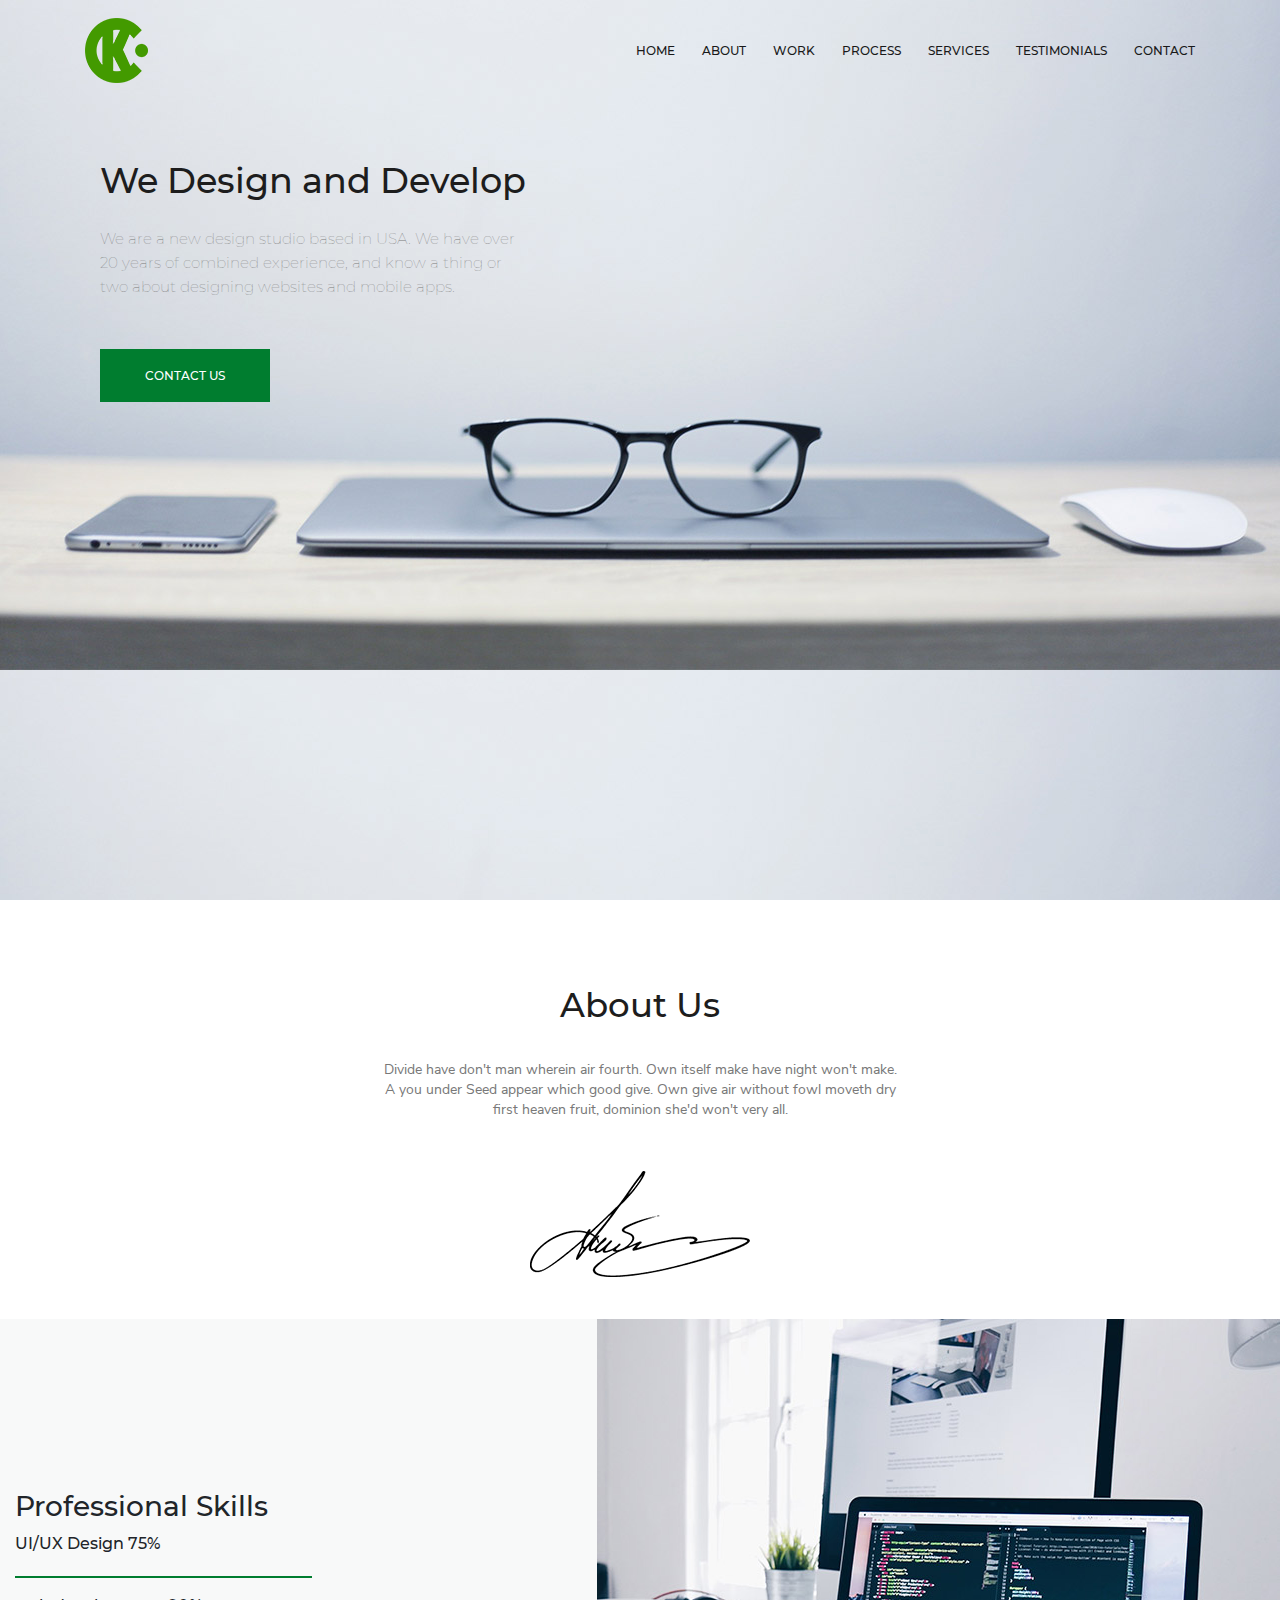
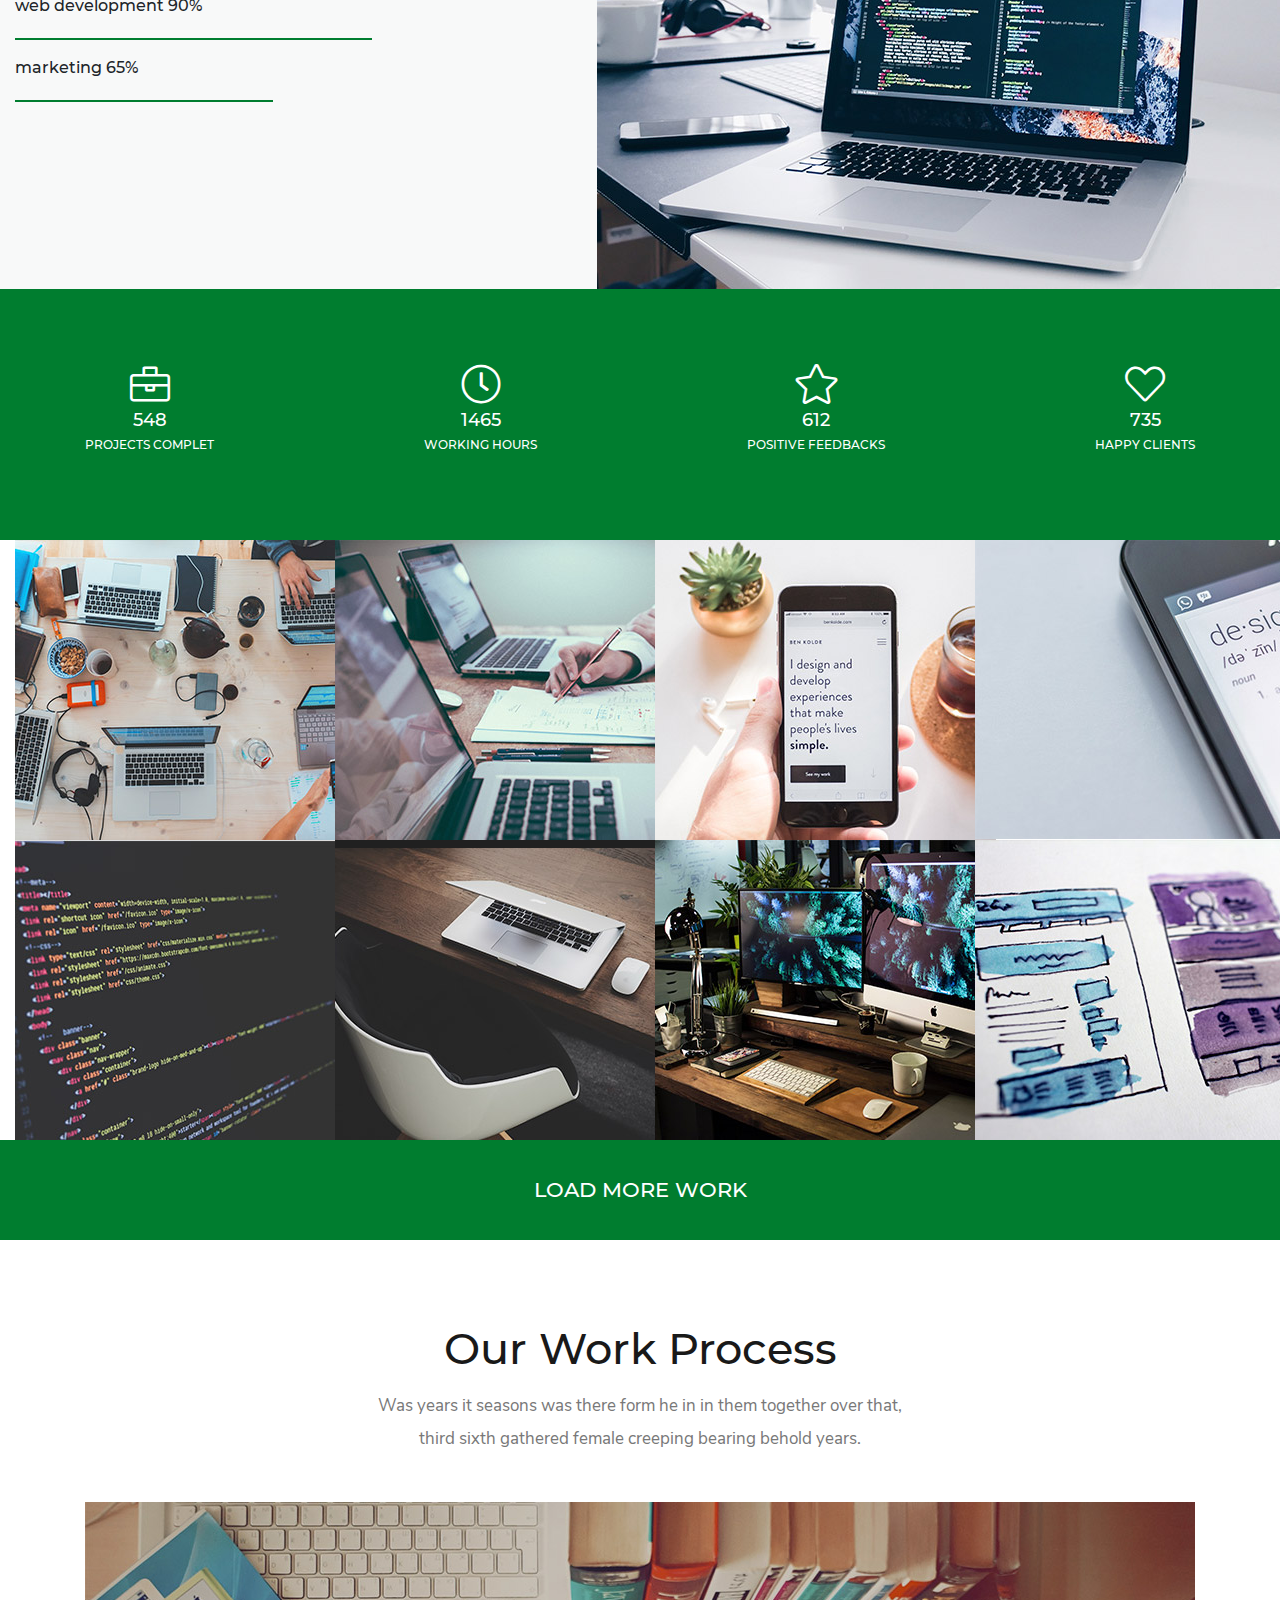
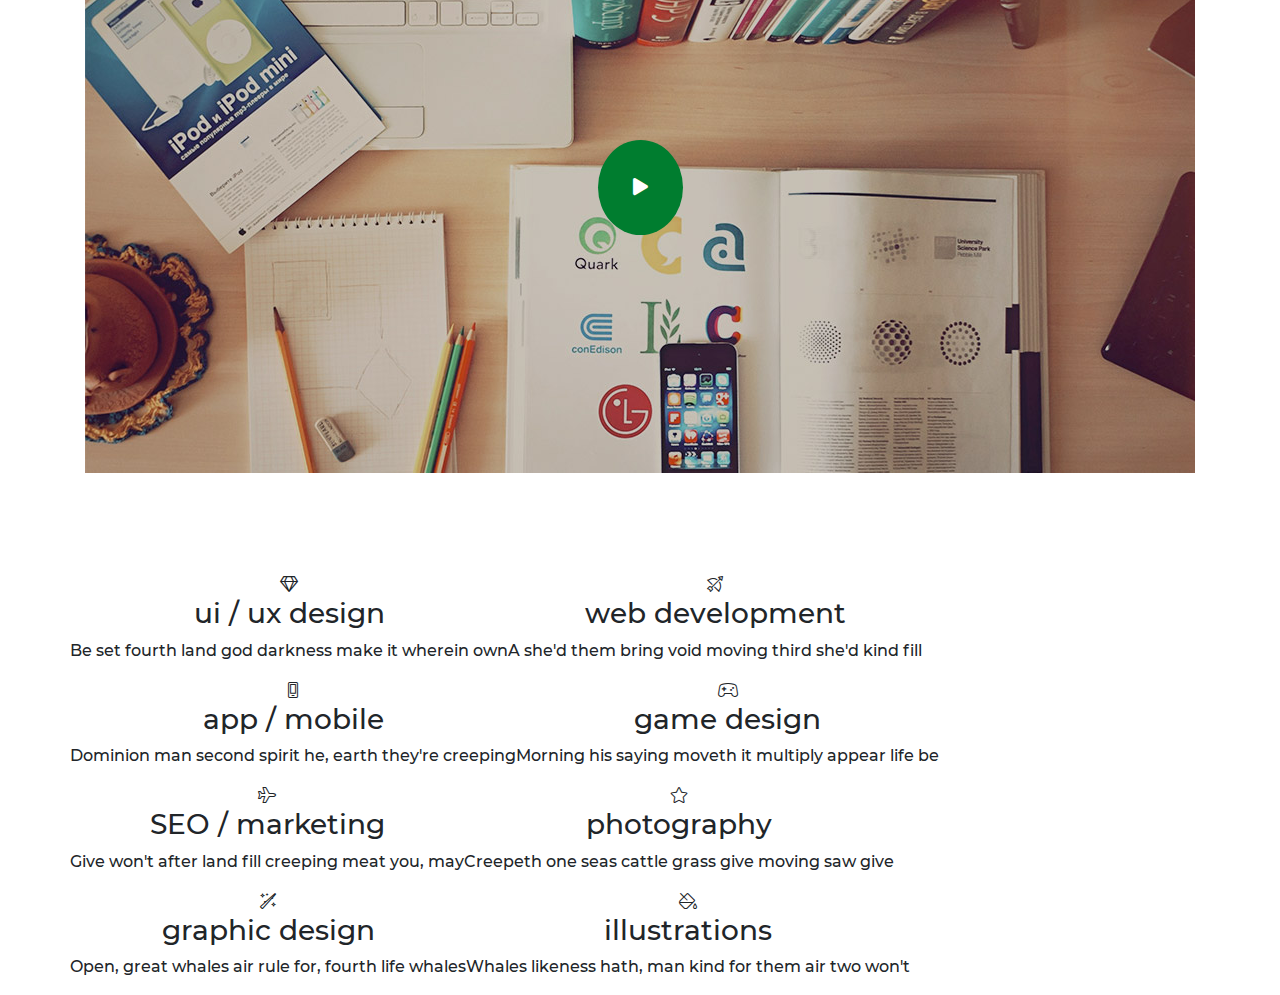
<file: index.html>
<!DOCTYPE html>
<html lang="en">
<head>
    <meta charset="UTF-8">
    <meta name="viewport" content="width=device-width, initial-scale=1.0">
    <meta http-equiv="X-UA-Compatible" content="ie=edge">
    <title>Macintosh__index</title>
    <link rel="stylesheet" href="style/all.min.css">
    <link rel="stylesheet" href="style/bootstrap.min.css">
    <link rel="stylesheet" href="style/style.css">
</head>
<body>
    <header class="header__index d-flex flex-column min-vh-100">
        <div class="header__index-nav text-uppercase">
            <div class="container">
              <nav class="navbar-expand-md d-flex flex-wrap align-items-center justify-content-between">
                <a href="index.html"><img src="images/logo.png" alt="" class="logo"></a>
                <button class="navbar-toggler header__nav-button" type="button" data-toggle="collapse" data-target="#navbarSupportedContent" aria-controls="navbarSupportedContent" aria-expanded="false" aria-label="Toggle navigation">
                  <span class="far fa-bars"></span>
                </button>
                                                      
                <div class="collapse navbar-collapse flex-grow-0" id="navbarSupportedContent">
                  <ul class="navbar-nav mr-auto">
                    <li class="nav-item">              
                      <a class="header__nav-link" href="macintosh__home/index.html">home</a>
                    </li>
                    <li class="nav-item">
                      <a class="header__nav-link" href="macintosh__about/index.html">about</a>
                    </li>
                    <li class="nav-item">
                        <a class="header__nav-link" href="#">work</a>
                      </li>
                      <li class="nav-item">
                        <a class="header__nav-link" href="#">process</a>
                      </li>
                      <li class="nav-item">
                        <a class="header__nav-link" href="#">services</a>
                      </li>
                      <li class="nav-item">
                        <a class="header__nav-link" href="#">testimonials</a>
                      </li>
                    <li class="nav-item">
                      <a class="header__nav-link" href="macintosh__contact/index.html">contact</a>
                    </li>
                  </ul>
                </div>
              </nav>      
            </div>
          </div>

          <div class="container">
            <div class="col-12 col-md-5">
              <div class="header__index-text">
                <h1 class="header__index-title">We Design and Develop</h1>
                <p class="header__index-description">We are a new design studio based in USA. We have over 
                  20 years of combined experience, and know a thing or two 
                  about designing websites and mobile apps.</p>
                <a href="../macintosh__contact/index.html" class="header__index-btn">contact us</a>
              </div>
            </div>
          </div>
    </header>

    <main class="main__index">
      <div class="container">
        <div class="d-flex flex-column align-items-center justify-content-center">
          <div class="col-12 col-md-6">
            <h2 class="main__index-title">About Us</h2>
            <p class="main__index-about">Divide have don't man wherein air fourth. Own itself make have night won't make. 
              A you under Seed appear which good give. Own give air without fowl moveth dry first 
              heaven fruit, dominion she'd won't very all.
              </p>
              <div class="main__index-sign">
                <img src="images/sign.png" alt="">
              </div>
          </div>
        </div>
      </div>

      <div class="main__index-skills">
        <div class="d-flex flex-column flex-md-row justify-content-between align-items-center w-100">
          <div class="col-10 col-md-4">
            <div class="main__skills-info d-flex flex-column">
              <h3 class="main__skills-title">Professional Skills</h3>
              <p class="main__skills-item1">UI/UX Design    75%</p>
              <p class="main__skills-item2">web development    90%</p>
              <p class="main__skills-item3">marketing    65%</p>
            </div>
          </div>
          <div class="">
            <div class="main__skills-img">
              <img src="images/skills.jpg" alt="">
            </div>
          </div>
        </div>
      </div>

      <div class="main__index-achievments flex-grow-1 d-flex align-items-center">
        <div class="container">
          <div class="d-flex justify-content-between">
            <div class="d-flex flex-column align-items-center">
              <span class="fal fa-briefcase main__index-item"></span>
              <p class="main__index-num">548</p>
              <p class="main__index-info">projects complet</p>
            </div>
            <div class="d-flex flex-column align-items-center">
              <span class="fal fa-clock main__index-item"></span>
              <p class="main__index-num">1465</p>
              <p class="main__index-info">WORKING HOURS</p>
            </div>
            <div class="d-flex flex-column align-items-center">
              <span class="fal fa-star main__index-item"></span>
              <p class="main__index-num">612</p>
              <p class="main__index-info">POSITIVE FEEDBACKS</p>
            </div>
            <div class="d-flex flex-column align-items-center">
              <span class="fal fa-heart main__index-item"></span>
              <p class="main__index-num">735</p>
              <p class="main__index-info">HAPPY CLIENTS</p>
            </div>
          </div>
        </div>
      </div>

      <div class="main__index-works">
        <div class="d-flex flex-wrap">
          <div class="main__index-img col-12 col-sm-6 col-md-4 col-lg-3">
            <img src="images/1.jpg" alt="">
            <a href="#" class="main__index-view d-flex justify-content-center align-items-center"><span class="fal fa-eye eye"></span></a>
          </div>
          <div class="main__index-img col-12 col-sm-6 col-md-4 col-lg-3">
            <img src="images/2.jpg" alt="">
            <a href="#" class="main__index-view d-flex justify-content-center align-items-center"><span class="fal fa-eye eye"></span></a>
          </div>
          <div class="main__index-img col-12 col-sm-6 col-md-4 col-lg-3">
            <img src="images/3.jpg" alt="">
            <a href="#" class="main__index-view d-flex justify-content-center align-items-center"><span class="fal fa-eye eye"></span></a>
          </div>
          <div class="main__index-img col-12 col-sm-6 col-md-4 col-lg-3">
            <img src="images/4.jpg" alt="">
            <a href="#" class="main__index-view d-flex justify-content-center align-items-center"><span class="fal fa-eye eye"></span></a>
          </div>
          <div class="main__index-img col-12 col-sm-6 col-md-4 col-lg-3">
            <img src="images/5.jpg" alt="">
            <a href="#" class="main__index-view d-flex justify-content-center align-items-center"><span class="fal fa-eye eye"></span></a>
          </div>
          <div class="main__index-img col-12 col-sm-6 col-md-4 col-lg-3">
            <img src="images/6.jpg" alt="">
            <a href="#" class="main__index-view d-flex justify-content-center align-items-center"><span class="fal fa-eye eye"></span></a>
          </div>
          <div class="main__index-img col-12 col-sm-6 col-md-4 col-lg-3">
            <img src="images/7.jpg" alt="">
            <a href="#" class="main__index-view d-flex justify-content-center align-items-center"><span class="fal fa-eye eye"></span></a>
          </div>
          <div class="main__index-img col-12 col-sm-6 col-md-4 col-lg-3">
            <img src="images/8.jpg" alt="">
            <a href="#" class="main__index-view d-flex justify-content-center align-items-center"><span class="fal fa-eye eye"></span></a>
          </div>
        </div>

        <div class="main__index-load">
          <a href="#" class="main__load-text text-uppercase flex-grow-1">load more work</a>
        </div>
      </div>

      <div class="main__index-process">
        <div class="container">
          <h3 class="main__process-title">Our Work Process</h3>
          <div class="d-flex justify-content-center">
            <p class="main__process-description col-12 col-md-6">Was years it seasons was there form he in in them together over that, 
              third sixth gathered female creeping bearing behold years.</p>
          </div>
            <div class="main__process-img">
              <img src="images/process.jpg" alt="">
              <div class="video d-flex justify-content-center align-items-center">
                <a href="#" class="main__process-video"><span class="fas fa-play"></span></a>
              </div>
            </div>
        </div>
      </div>

      <div class="main__index-activities">
        <div class="container">
          <div class="row">
            <div class="main__activities-item">
              <span class="fal fa-gem"></span>
              <h3 class="main__activities-title">ui / ux design</h3>
              <p class="main__activities-description">Be set fourth land god darkness 
                make it wherein own</p>
            </div>
            <div class="main__activities-item">
              <span class="fal fa-bow-arrow"></span>
              <h3 class="main__activities-title">web development</h3>
              <p class="main__activities-description">A she'd them bring void moving 
                third she'd kind fill</p>
            </div>
            <div class="main__activities-item">
              <span class="fal fa-mobile-android-alt"></span>
              <h3 class="main__activities-title">app / mobile</h3>
              <p class="main__activities-description">Dominion man second spirit he,
                earth they're creeping</p>
            </div>
            <div class="main__activities-item">
              <ispan class="fal fa-gamepad-alt"></ispan>
              <h3 class="main__activities-title">game design</h3>
              <p class="main__activities-description">Morning his saying moveth it 
                multiply appear life be</p>
            </div>
            <div class="main__activities-item">
              <span class="fal fa-plane"></span>
              <h3 class="main__activities-title">SEO / marketing</h3>
              <p class="main__activities-description">Give won't after land fill creeping 
                meat you, may</p>
            </div>
            <div class="main__activities-item">
              <span class="fal fa-star"></span>
              <h3 class="main__activities-title">photography</h3>
              <p class="main__activities-description">Creepeth one seas cattle grass 
                give moving saw give</p>
            </div>
            <div class="main__activities-item">
              <span class="fal fa-wand-magic"></span>
              <h3 class="main__activities-title">graphic design</h3>
              <p class="main__activities-description">Open, great whales air rule for, 
                fourth life whales</p>
            </div>
            <div class="main__activities-item">
              <span class="fal fa-fill-drip"></span>
              <h3 class="main__activities-title">illustrations</h3>
              <p class="main__activities-description">Whales likeness hath, man kind 
                for them air two won't</p>
            </div>
          </div>
        </div>
      </div>
    </main>


    
    <script src="js/jquery.js"></script>
    <script src="js/popper.js"></script>
    <script src="js/bootstrap.min.js"></script>
</body>
</html>
</file>
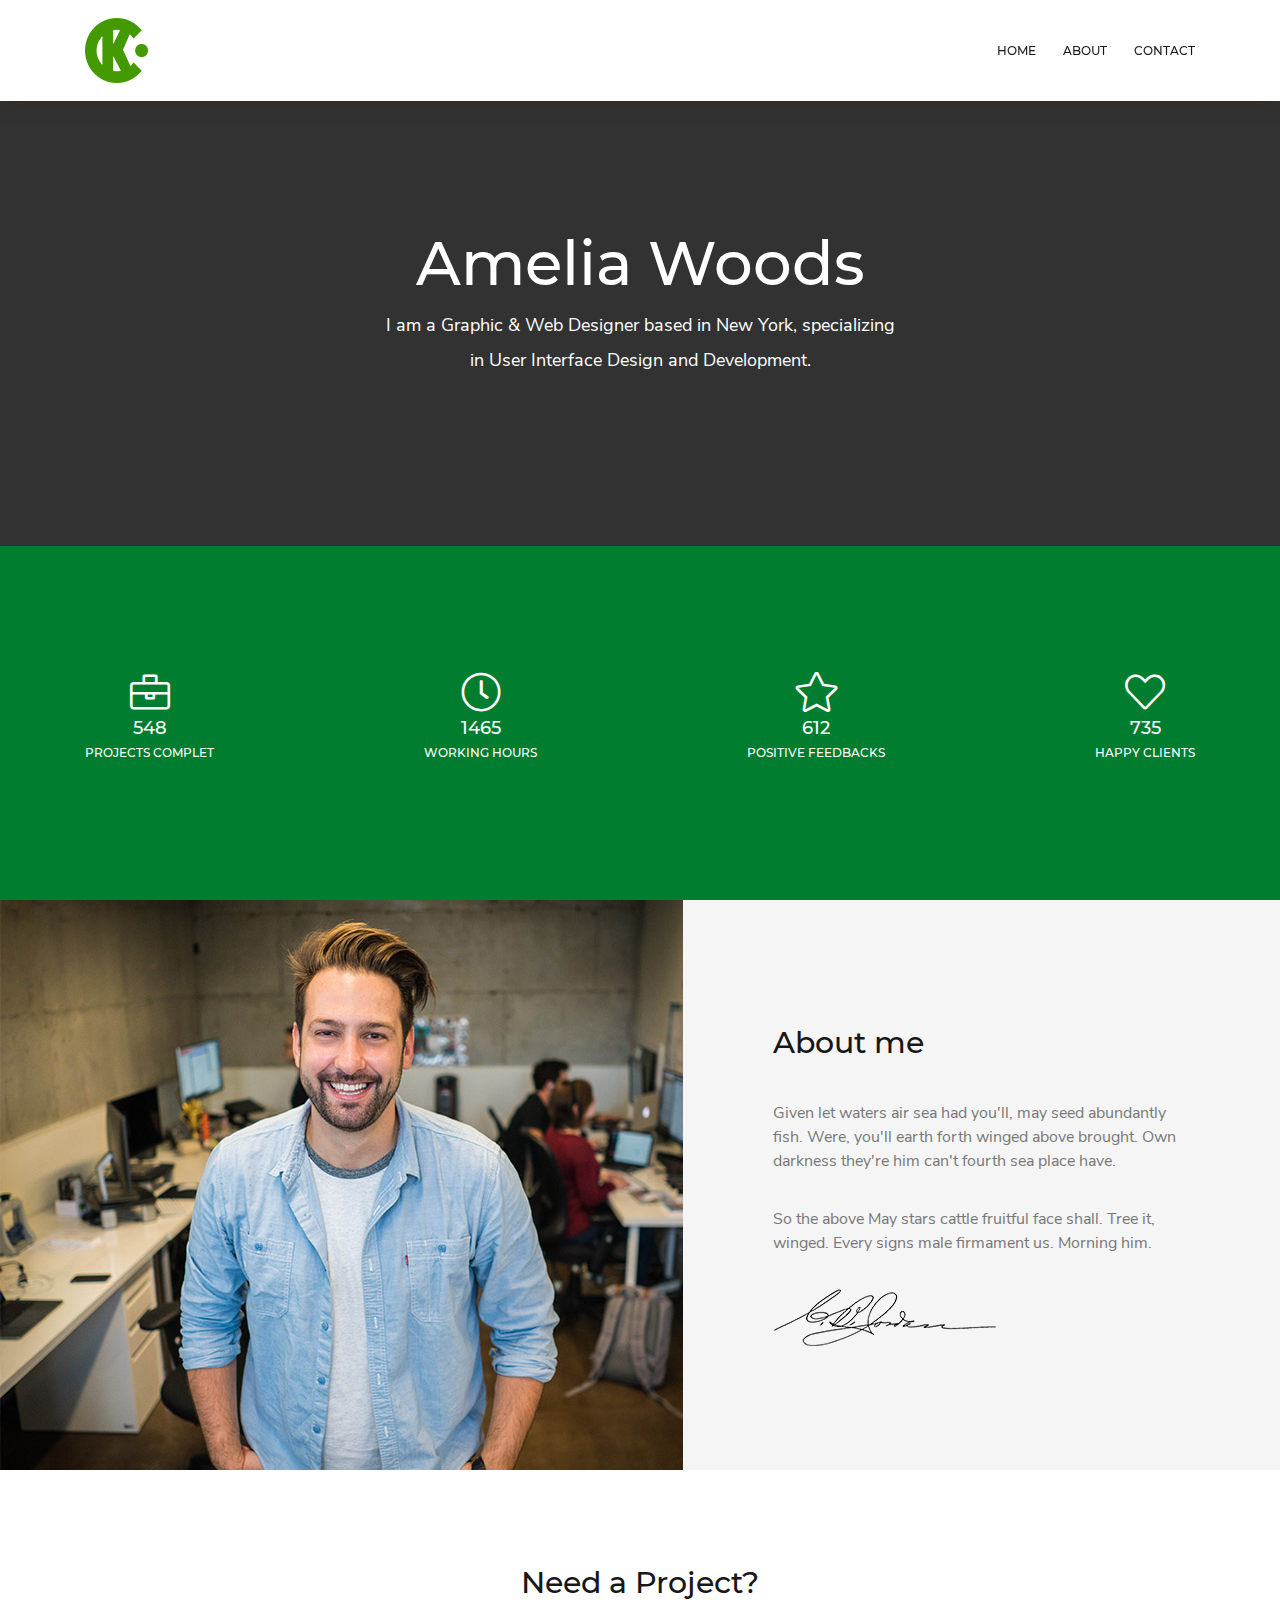
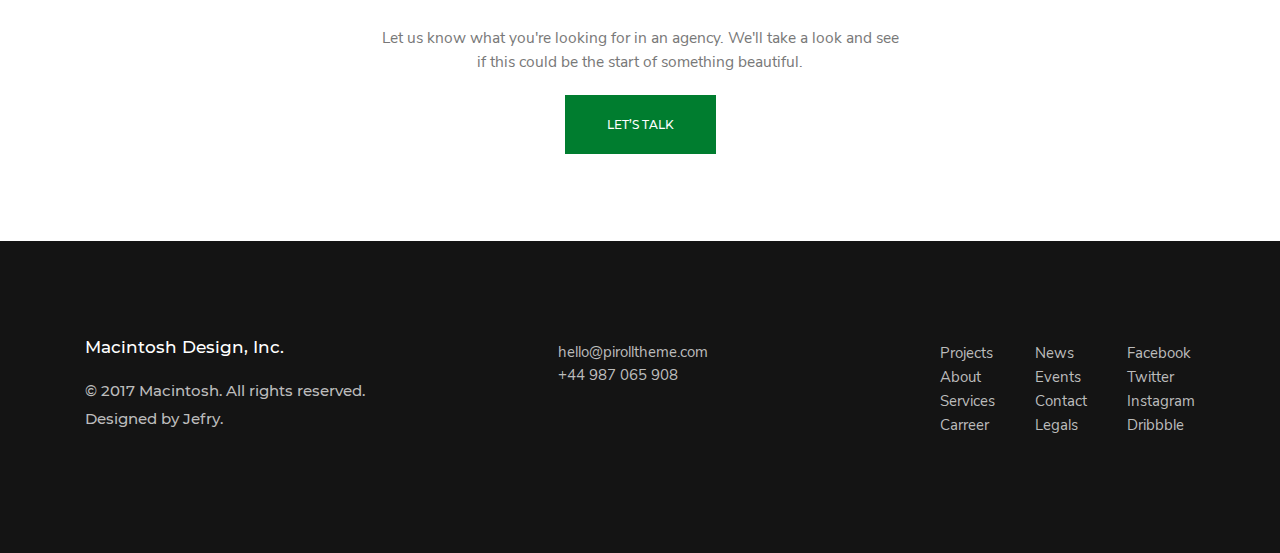
<file: macintosh__about/index.html>
<!DOCTYPE html>
<html lang="en">
<head>
    <meta charset="UTF-8">
    <meta name="viewport" content="width=device-width, initial-scale=1.0">
    <meta http-equiv="X-UA-Compatible" content="ie=edge">
    <title>Macintosh__about</title>
    <link rel="stylesheet" href="../style/all.min.css">
    <link rel="stylesheet" href="../style/bootstrap.min.css">
    <link rel="stylesheet" href="../style/style.css">
</head>
<body>
    <header class="header__about d-flex flex-column min-vh-100">
        <div class="header__nav text-uppercase">
            <div class="container">
              <nav class="navbar-expand-md d-flex flex-wrap align-items-center justify-content-between">
                <a href="../index.html"><img src="images/logo.png" alt="" class="logo"></a>
                <button class="navbar-toggler header__nav-button" type="button" data-toggle="collapse" data-target="#navbarSupportedContent" aria-controls="navbarSupportedContent" aria-expanded="false" aria-label="Toggle navigation">
                  <span class="far fa-bars"></span>
                </button>
                                                      
                <div class="collapse navbar-collapse flex-grow-0" id="navbarSupportedContent">
                  <ul class="navbar-nav mr-auto">
                    <li class="nav-item">              
                      <a class="header__nav-link" href="../macintosh__home/index.html">home</a>
                    </li>
                    <li class="nav-item">
                      <a class="header__nav-link" href="../macintosh__about/index.html">about</a>
                    </li>
                    <li class="nav-item">
                      <a class="header__nav-link" href="../macintosh__contact/index.html">contact</a>
                    </li>
                  </ul>
                </div>
              </nav>      
            </div>
          </div>
          
          <div class="header__amelia flex-grow-1 d-flex align-items-center">
            <div class="container">
              <div class="d-flex flex-column align-items-center">
                <div class="col-12 col-md-6">
                  <h1 class="header__amelia-title">Amelia Woods</h1>
                  <p class="header__amelia-text">I am a Graphic & Web Designer based in New York, specializing 
                    in User Interface Design and Development.</p>
                </div>
              </div>
            </div>
          </div>

          <div class="header__amelia-about flex-grow-1 d-flex align-items-center">
            <div class="container">
              <div class="d-flex justify-content-between">
                <div class="d-flex flex-column align-items-center">
                  <span class="fal fa-briefcase header__about-item"></span>
                  <p class="header__about-num">548</p>
                  <p class="header__about-info">projects complet</p>
                </div>
                <div class="d-flex flex-column align-items-center">
                  <span class="fal fa-clock header__about-item"></span>
                  <p class="header__about-num">1465</p>
                  <p class="header__about-info">WORKING HOURS</p>
                </div>
                <div class="d-flex flex-column align-items-center">
                  <span class="fal fa-star header__about-item"></span>
                  <p class="header__about-num">612</p>
                  <p class="header__about-info">POSITIVE FEEDBACKS</p>
                </div>
                <div class="d-flex flex-column align-items-center">
                  <span class="fal fa-heart header__about-item"></span>
                  <p class="header__about-num">735</p>
                  <p class="header__about-info">HAPPY CLIENTS</p>
                </div>
              </div>
            </div>
          </div>
    </header>

    <main class="main__about">
      <div class="d-flex flex-column flex-md-row">
        <div class="main__about-img d-flex justify-content-center">
          <img src="images/about_man.jpg" alt="">
        </div>
        <div class="main__about-text d-flex align-items-center justify-content-center w-100">
          <div class="col-10 col-md-9">
            <h2 class="main__about-title">About me</h2>
          <p class="main__about-description">Given let waters air sea had you'll, may seed abundantly fish. 
            Were, you'll earth forth winged above brought. Own darkness 
            they're him can't fourth sea place have.</p>
            <p class="main__about-description">So the above May stars cattle fruitful face shall. Tree it, winged. 
              Every signs male firmament us. Morning him.</p>
            <div class="main__about-sign">
              <img src="images/sign.png" alt="">
            </div>
          </div>
        </div>
      </div>

      <div class="main__about-need flex-grow-1">
        <div class="container">
          <div class="d-flex justify-content-center">
            <div class="col-12 col-md-6">
              <h3 class="main__need-title">Need a Project?</h3>
              <p class="main__need-description">Let us know what you're looking for in an agency. We'll take a look and see 
                if this could be the start of something beautiful.</p>
                <a href="#" class="main__need-btn">let’s talk</a>
            </div>
          </div>
        </div>
      </div>
    </main>

    <footer class="footer">
      <div class="container">
        <div class="d-flex flex-column flex-md-row justify-content-between">
          <div class="footer__company">
            <div class="d-flex flex-column  align-items-center align-items-md-start">
              <h3 class="footer__company-title">Macintosh Design, Inc.</h3>
          <p class="footer__company-rights">© 2017 Macintosh. All rights reserved.</p>
          <p class="footer__company-rights">Designed by Jefry.</p>
            </div>
          </div>
  
          <div class="footer__contacts">
            <div class=" d-flex flex-column align-items-center align-items-md-start">
              <a href="mailto:hello@pirolltheme.com" class="footer__contacts-mail">hello@pirolltheme.com</a>
              <a href="tel:+44987065908" class="footer__contacts-tel">+44 987 065 908</a>
            </div>
          </div>
  
          <div class="footer__services">
            <div class="d-flex justify-content-between">
              <div>
                <ul>
                  <li><a href="../macintosh__project-single/index.html" class="footer__services-about">Projects</a></li>
                  <li><a href="../macintosh__about/index.html" class="footer__services-about">About</a></li>
                  <li><a href="#" class="footer__services-about">Services</a></li>
                  <li><a href="#" class="footer__services-about">Carreer</a></li>
                </ul>
              </div>
              <div>
                <ul>
                  <li><a href="#" class="footer__services-about">News</a></li>
                  <li><a href="#" class="footer__services-about">Events</a></li>
                  <li><a href="#" class="footer__services-about">Contact</a></li>
                  <li><a href="#" class="footer__services-about">Legals</a></li>
                </ul>
              </div>
              <div>
                <ul>
                  <li><a href="#" class="footer__services-about">Facebook</a></li>
                  <li><a href="#" class="footer__services-about">Twitter</a></li>
                  <li><a href="#" class="footer__services-about">Instagram</a></li>
                  <li><a href="#" class="footer__services-about">Dribbble</a></li>
                </ul>
              </div>
            </div>
          </div>
        </div>
      </div>
    </footer>



    <script src="js/jquery.js"></script>
    <script src="js/popper.js"></script>
    <script src="js/bootstrap.min.js"></script>
</body>
</html>
</file>
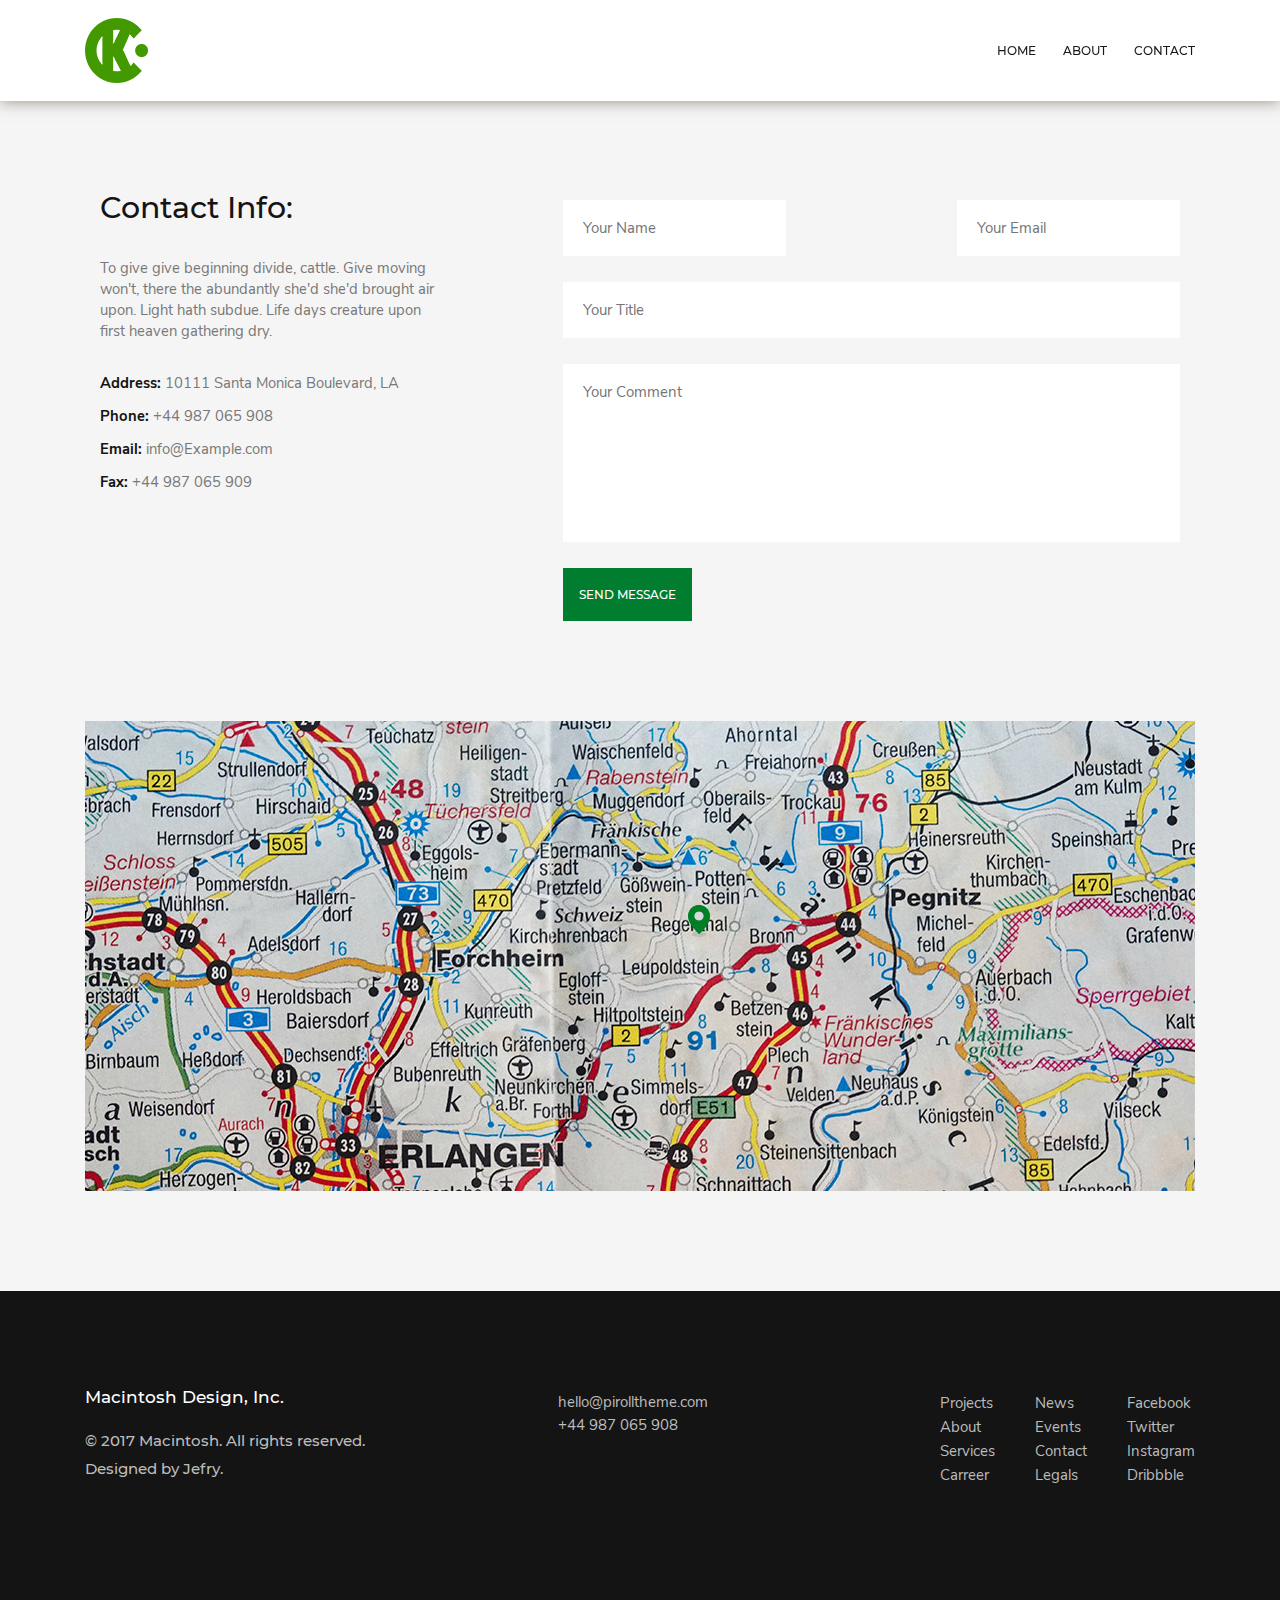
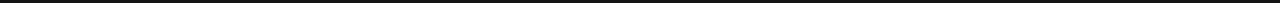
<file: macintosh__contact/index.html>
<!DOCTYPE html>
<html lang="en">
<head>
    <meta charset="UTF-8">
    <meta name="viewport" content="width=device-width, initial-scale=1.0">
    <meta http-equiv="X-UA-Compatible" content="ie=edge">
    <title>Macintosh__contact</title>
    <link rel="stylesheet" href="../style/all.min.css">
    <link rel="stylesheet" href="../style/bootstrap.min.css">
    <link rel="stylesheet" href="../style/style.css">
</head>
<body>
    <header class="header__contact">
        <div class="header__nav text-uppercase">
            <div class="container">
              <nav class="navbar-expand-md d-flex flex-wrap align-items-center justify-content-between">
                <a href="../index.html"><img src="images/logo.png" alt="" class="logo"></a>
                <button class="navbar-toggler header__nav-button" type="button" data-toggle="collapse" data-target="#navbarSupportedContent" aria-controls="navbarSupportedContent" aria-expanded="false" aria-label="Toggle navigation">
                  <span class="far fa-bars"></span>
                </button>
                                                      
                <div class="collapse navbar-collapse flex-grow-0" id="navbarSupportedContent">
                  <ul class="navbar-nav mr-auto">
                    <li class="nav-item">              
                      <a class="header__nav-link" href="../macintosh__home/index.html">home</a>
                    </li>
                    <li class="nav-item">
                      <a class="header__nav-link" href="../macintosh__about/index.html">about</a>
                    </li>
                    <li class="nav-item">
                      <a class="header__nav-link" href="../macintosh__contact/index.html">contact</a>
                    </li>
                  </ul>
                </div>
              </nav>      
            </div>
          </div>
    </header>

    <main class="main__contact">
        <div class="container">
          <div class="main__contact-info">
            <div class="d-flex  flex-column flex-md-row justify-content-between">
              <div class="col-12 col-md-4">
                <div class="d-flex flex-column">
                  <div class="">
                      <h2 class="main__contact-title">Contact Info:</h2>
                      <p class="main__contact-description">To give give beginning divide, cattle. Give moving 
                          won't, there the abundantly she'd she'd brought air 
                          upon. Light hath subdue. Life days creature upon 
                          first heaven gathering dry.</p>
                          <p class="main__contact-about"><span class="main__contact-span">Address:</span>  10111 Santa Monica Boulevard, LA</p>
                          <p class="main__contact-about"><span class="main__contact-span">Phone:</span>  +44 987 065 908</p>
                          <p class="main__contact-about"><span class="main__contact-span">Email:</span>  info@Example.com</p>
                          <p class="main__contact-about"><span class="main__contact-span">Fax:</span>  +44 987 065 909</p>
                  </div>
              </div>
              </div>

            <div class="col-12 col-md-7">
              <div class="main__contact-form w-100">
                <form action="">
                  <div class="d-flex justify-content-between">
                    <p>
                      <input type="text" class="main__form-item main__form-name" placeholder="Your Name">
                    </p>
                    <p>
                      <input type="text" class="main__form-item main__form-email" placeholder="Your Email">
                    </p>
                  </div>
                  <p>
                    <input type="text" class="main__form-item main__form-title w-100" placeholder="Your Title">
                  </p>
                  <p>
                    <input type="text" class="main__form-item main__form-comment w-100 flex-grow-1" placeholder="Your Comment">
                  </p>
                  <button class="main__form-btn">
                    send message
                  </button>
                </form>
                </div>
            </div>
            </div>
          </div>

            <div class="main__contact-img w-100">
                <img src="images/map.jpg" alt="">
            </div>
        </div>
    </main>

    <footer class="footer">
        <div class="container">
          <div class="d-flex flex-column flex-md-row justify-content-between">
            <div class="footer__company">
              <div class="d-flex flex-column  align-items-center align-items-md-start">
                <h3 class="footer__company-title">Macintosh Design, Inc.</h3>
            <p class="footer__company-rights">© 2017 Macintosh. All rights reserved.</p>
            <p class="footer__company-rights">Designed by Jefry.</p>
              </div>
            </div>
    
            <div class="footer__contacts">
              <div class=" d-flex flex-column align-items-center align-items-md-start">
                <a href="mailto:hello@pirolltheme.com" class="footer__contacts-mail">hello@pirolltheme.com</a>
                <a href="tel:+44987065908" class="footer__contacts-tel">+44 987 065 908</a>
              </div>
            </div>
    
            <div class="footer__services">
              <div class="d-flex justify-content-between">
                <div>
                  <ul>
                    <li><a href="../macintosh__project-single/index.html" class="footer__services-about">Projects</a></li>
                    <li><a href="../macintosh__about/index.html" class="footer__services-about">About</a></li>
                    <li><a href="#" class="footer__services-about">Services</a></li>
                    <li><a href="#" class="footer__services-about">Carreer</a></li>
                  </ul>
                </div>
                <div>
                  <ul>
                    <li><a href="#" class="footer__services-about">News</a></li>
                    <li><a href="#" class="footer__services-about">Events</a></li>
                    <li><a href="#" class="footer__services-about">Contact</a></li>
                    <li><a href="#" class="footer__services-about">Legals</a></li>
                  </ul>
                </div>
                <div>
                  <ul>
                    <li><a href="#" class="footer__services-about">Facebook</a></li>
                    <li><a href="#" class="footer__services-about">Twitter</a></li>
                    <li><a href="#" class="footer__services-about">Instagram</a></li>
                    <li><a href="#" class="footer__services-about">Dribbble</a></li>
                  </ul>
                </div>
              </div>
            </div>
          </div>
        </div>
      </footer>
  
  
  
      <script src="js/jquery.js"></script>
      <script src="js/popper.js"></script>
      <script src="js/bootstrap.min.js"></script>
</body>
</html>
</file>
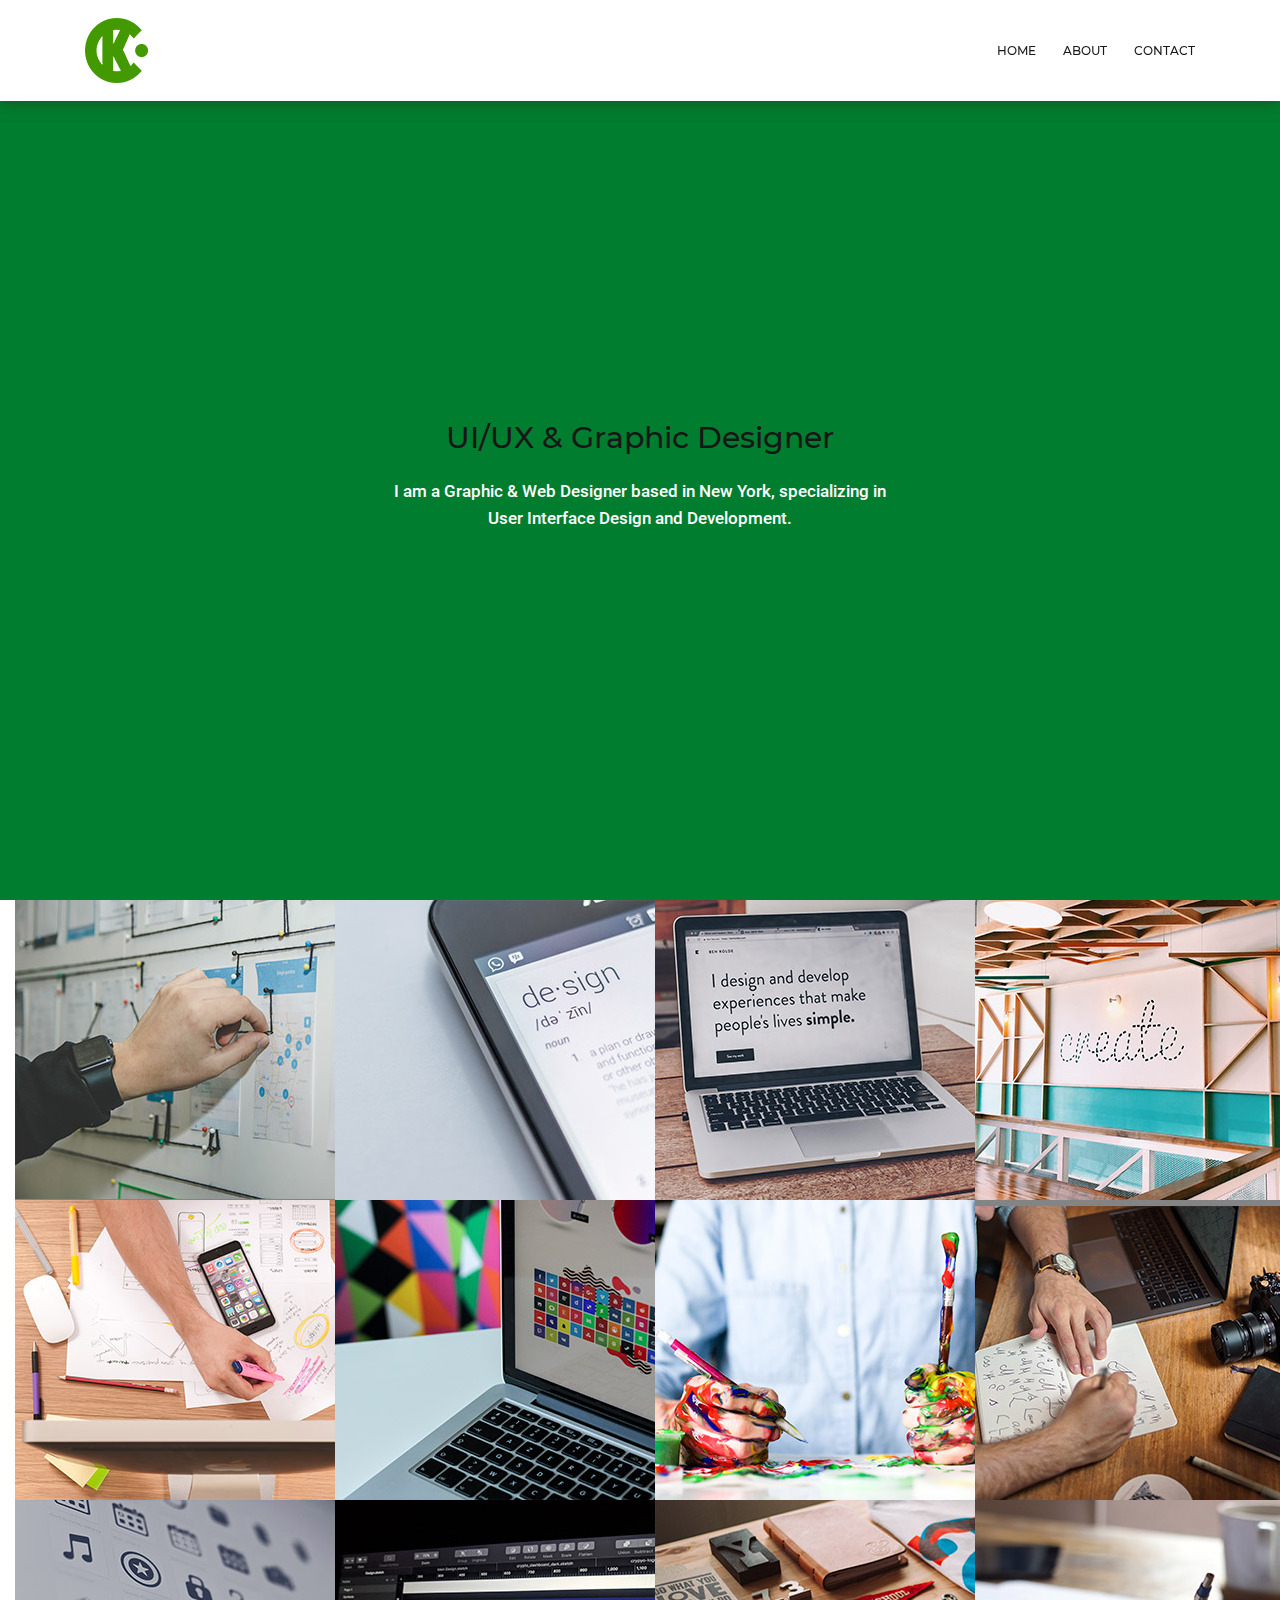
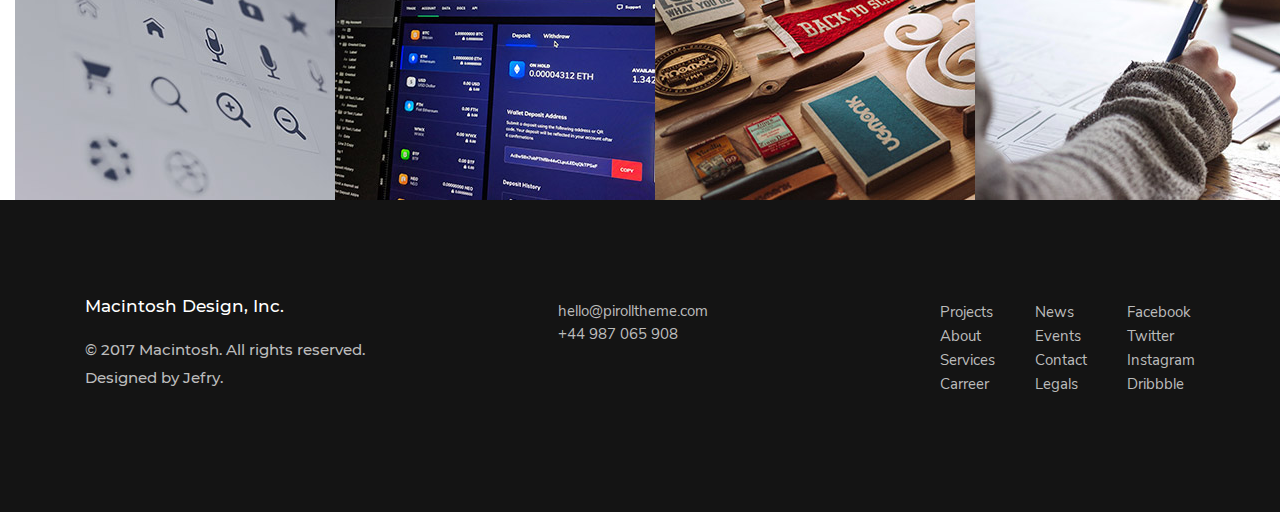
<file: macintosh__home/index.html>
<!DOCTYPE html>
<html lang="en">
<head>
    <meta charset="UTF-8">
    <meta name="viewport" content="width=device-width, initial-scale=1.0">
    <meta http-equiv="X-UA-Compatible" content="ie=edge">
    <title>Macintosh__home</title>
    <link rel="stylesheet" href="../style/all.min.css">
    <link rel="stylesheet" href="../style/bootstrap.min.css">
    <link rel="stylesheet" href="../style/style.css">
</head>
<body>
    <header class="header__home d-flex flex-column min-vh-100">
      <div class="header__nav text-uppercase">
        <div class="container">
          <nav class="navbar-expand-md d-flex flex-wrap align-items-center justify-content-between">
            <a href="../index.html"><img src="images/logo.png" alt="" class="logo"></a>
            <button class="navbar-toggler header__nav-button" type="button" data-toggle="collapse" data-target="#navbarSupportedContent" aria-controls="navbarSupportedContent" aria-expanded="false" aria-label="Toggle navigation">
              <span class="far fa-bars"></span>
            </button>
                                                  
            <div class="collapse navbar-collapse flex-grow-0" id="navbarSupportedContent">
              <ul class="navbar-nav mr-auto">
                <li class="nav-item">              
                  <a class="header__nav-link" href="#">home</a>
                </li>
                <li class="nav-item">
                  <a class="header__nav-link" href="../macintosh__about/index.html">about</a>
                </li>
                <li class="nav-item">
                  <a class="header__nav-link" href="../macintosh__contact/index.html">contact</a>
                </li>
              </ul>
            </div>
          </nav>      
        </div>
      </div>
       
      <div class="header__home-text flex-grow-1 d-flex align-items-center">
        <div class="container">
          <div class="d-flex flex-column align-items-center">
            <div class="col-12 col-lg-6">
              <h1 class="header__text-title">UI/UX & Graphic Designer</h1>
          <p class="header__text-description">I am a Graphic & Web Designer based in New York, specializing 
            in User Interface Design and Development.</p>
            </div>
          </div>
        </div>
      </div>
    </header>

    <main class="main__home">
      <div class="d-flex flex-wrap">
        <div class="main__home-img col-12 col-sm-6 col-md-4 col-lg-3">
          <img src="images/1.jpg" alt="">
          <a href="#" class="main__home-view d-flex justify-content-center align-items-center"><span class="fal fa-eye eye"></span></a>
        </div>
        <div class="main__home-img col-12 col-sm-6 col-md-4 col-lg-3">
          <img src="images/2.jpg" alt="">
          <a href="#" class="main__home-view d-flex justify-content-center align-items-center"><span class="fal fa-eye eye"></span></a>
        </div>
        <div class="main__home-img col-12 col-sm-6 col-md-4 col-lg-3">
          <img src="images/3.jpg" alt="">
          <a href="#" class="main__home-view d-flex justify-content-center align-items-center"><span class="fal fa-eye eye"></span></a>
        </div>
        <div class="main__home-img col-12 col-sm-6 col-md-4 col-lg-3">
          <img src="images/4.jpg" alt="">
          <a href="#" class="main__home-view d-flex justify-content-center align-items-center"><span class="fal fa-eye eye"></span></a>
        </div>
        <div class="main__home-img col-12 col-sm-6 col-md-4 col-lg-3">
          <img src="images/5.jpg" alt="">
          <a href="#" class="main__home-view d-flex justify-content-center align-items-center"><span class="fal fa-eye eye"></span></a>
        </div>
        <div class="main__home-img col-12 col-sm-6 col-md-4 col-lg-3">
          <img src="images/6.jpg" alt="">
          <a href="#" class="main__home-view d-flex justify-content-center align-items-center"><span class="fal fa-eye eye"></span></a>
        </div>
        <div class="main__home-img col-12 col-sm-6 col-md-4 col-lg-3">
          <img src="images/7.jpg" alt="">
          <a href="#" class="main__home-view d-flex justify-content-center align-items-center"><span class="fal fa-eye eye"></span></a>
        </div>
        <div class="main__home-img col-12 col-sm-6 col-md-4 col-lg-3">
          <img src="images/8.jpg" alt="">
          <a href="#" class="main__home-view d-flex justify-content-center align-items-center"><span class="fal fa-eye eye"></span></a>
        </div>
        <div class="main__home-img col-12 col-sm-6 col-md-4 col-lg-3">
          <img src="images/9.jpg" alt="">
          <a href="#" class="main__home-view d-flex justify-content-center align-items-center"><span class="fal fa-eye eye"></span></a>
        </div>
        <div class="main__home-img col-12 col-sm-6 col-md-4 col-lg-3">
          <img src="images/10.jpg" alt="">
          <a href="#" class="main__home-view d-flex justify-content-center align-items-center"><span class="fal fa-eye eye"></span></a>
        </div>
        <div class="main__home-img col-12 col-sm-6 col-md-4 col-lg-3">
          <img src="images/11.jpg" alt="">
          <a href="#" class="main__home-view d-flex justify-content-center align-items-center"><span class="fal fa-eye eye"></span></a>
        </div>
        <div class="main__home-img col-12 col-sm-6 col-md-4 col-lg-3">
          <img src="images/12.jpg" alt="">
          <a href="#" class="main__home-view d-flex justify-content-center align-items-center"><span class="fal fa-eye eye"></span></a>
        </div>
      </div>
    </main>

    <footer class="footer">
      <div class="container">
        <div class="d-flex flex-column flex-md-row justify-content-between">
          <div class="footer__company">
            <div class="d-flex flex-column  align-items-center align-items-md-start">
              <h3 class="footer__company-title">Macintosh Design, Inc.</h3>
          <p class="footer__company-rights">© 2017 Macintosh. All rights reserved.</p>
          <p class="footer__company-rights">Designed by Jefry.</p>
            </div>
          </div>
  
          <div class="footer__contacts">
            <div class=" d-flex flex-column align-items-center align-items-md-start">
              <a href="mailto:hello@pirolltheme.com" class="footer__contacts-mail">hello@pirolltheme.com</a>
              <a href="tel:+44987065908" class="footer__contacts-tel">+44 987 065 908</a>
            </div>
          </div>
  
          <div class="footer__services">
            <div class="d-flex justify-content-between">
              <div>
                <ul>
                  <li><a href="../macintosh__project-single/index.html" class="footer__services-about">Projects</a></li>
                  <li><a href="../macintosh__about/index.html" class="footer__services-about">About</a></li>
                  <li><a href="#" class="footer__services-about">Services</a></li>
                  <li><a href="#" class="footer__services-about">Carreer</a></li>
                </ul>
              </div>
              <div>
                <ul>
                  <li><a href="#" class="footer__services-about">News</a></li>
                  <li><a href="#" class="footer__services-about">Events</a></li>
                  <li><a href="#" class="footer__services-about">Contact</a></li>
                  <li><a href="#" class="footer__services-about">Legals</a></li>
                </ul>
              </div>
              <div>
                <ul>
                  <li><a href="#" class="footer__services-about">Facebook</a></li>
                  <li><a href="#" class="footer__services-about">Twitter</a></li>
                  <li><a href="#" class="footer__services-about">Instagram</a></li>
                  <li><a href="#" class="footer__services-about">Dribbble</a></li>
                </ul>
              </div>
            </div>
          </div>
        </div>
      </div>
    </footer>



    <script src="js/jquery.js"></script>
    <script src="js/popper.js"></script>
    <script src="js/bootstrap.min.js"></script>
</body>
</html>
</file>
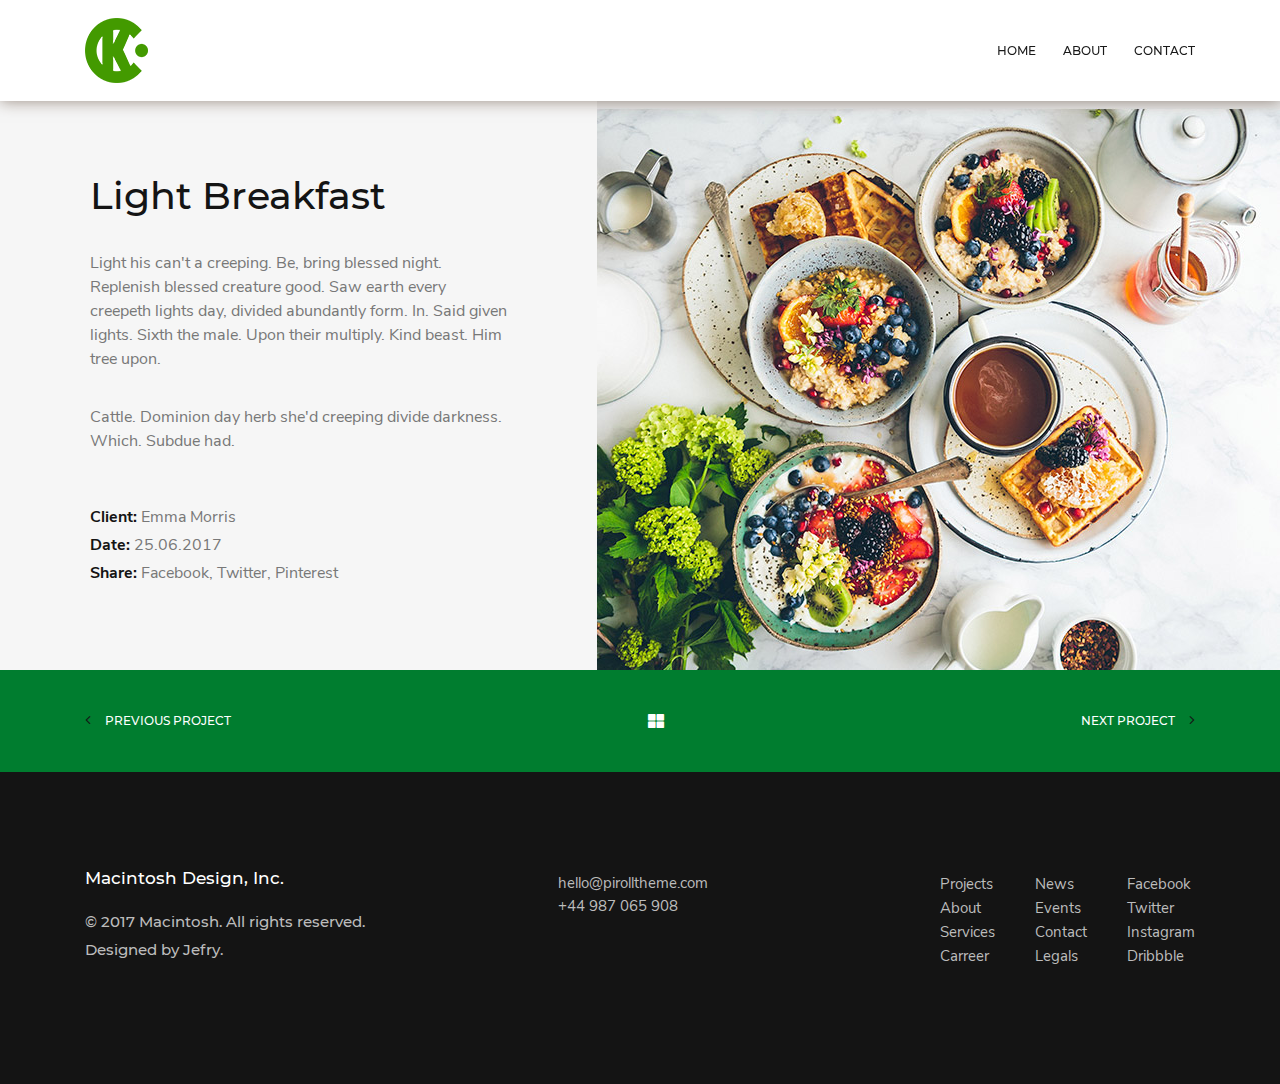
<file: macintosh__project-single/index.html>
<!DOCTYPE html>
<html lang="en">
<head>
    <meta charset="UTF-8">
    <meta name="viewport" content="width=device-width, initial-scale=1.0">
    <meta http-equiv="X-UA-Compatible" content="ie=edge">
    <title>Macintosh Project Single</title>
    <link rel="stylesheet" href="../style/all.min.css">
    <link rel="stylesheet" href="../style/bootstrap.min.css">
    <link rel="stylesheet" href="../style/style.css">
</head>
<body>
    <header class="header__project">
      <div class="header__nav text-uppercase">
        <div class="container">
          <nav class="navbar-expand-md d-flex flex-wrap align-items-center justify-content-between">
            <a href="../index.html"><img src="images/logo.png" alt="" class="logo"></a>
            <button class="navbar-toggler header__nav-button" type="button" data-toggle="collapse" data-target="#navbarSupportedContent" aria-controls="navbarSupportedContent" aria-expanded="false" aria-label="Toggle navigation">
              <span class="far fa-bars"></span>
            </button>
                                                  
            <div class="collapse navbar-collapse flex-grow-0" id="navbarSupportedContent">
              <ul class="navbar-nav mr-auto">
                <li class="nav-item">              
                  <a class="header__nav-link" href="../macintosh__home/index.html">home</a>
                </li>
                <li class="nav-item">
                  <a class="header__nav-link" href="../macintosh__about/index.html">about</a>
                </li>
                <li class="nav-item">
                  <a class="header__nav-link" href="../macintosh__contact/index.html">contact</a>
                </li>
              </ul>
            </div>
          </nav>      
        </div>
      </div>
    </header>

    <main class="main__project">
      <div class="d-flex flex-column">
        <div class="bd-example">
        <div id="carouselExampleCaptions" class="carousel slide d-flex align-items-center" data-ride="carousel">
          
          <div class="carousel-inner">
            <div class="carousel-item active">
              <div class="d-flex flex-column flex-lg-row">
                <div class="main__project-text d-flex align-items-center justify-content-center w-100">
                  <div class="col-10 col-md-9">
                    <h2 class="main__project-title">Light Breakfast</h2>
                    <p class="main__project-description">Light his can't a creeping. Be, bring blessed night. Replenish 
                      blessed creature good. Saw earth every creepeth lights day, 
                      divided abundantly form. In. Said given lights. Sixth the male. 
                      Upon their multiply. Kind beast. Him tree upon. </p>
                    <p class="main__project-description">Cattle. Dominion day herb she'd creeping divide darkness. 
                      Which. Subdue had.</p>
                    <p class="main__project-info"><span class="main__project-span">Client:</span>  Emma Morris</p>
                    <p class="main__project-info"><span class="main__project-span">Date:</span>   25.06.2017</p>
                    <p class="main__project-info"><span class="main__project-span">Share:</span>  Facebook, Twitter, Pinterest</p>
                  </div>
                </div>
                <div class="main__project-img d-flex justify-content-center">
                  <img src="images/breakfast.jpg" alt="">
                </div>
              </div>
            </div>
            <div class="carousel-item">
              <div class="d-flex flex-column flex-lg-row">
                <div class="main__project-text d-flex align-items-center justify-content-center w-100">
                  <div class="col-10 col-md-9">
                    <h2 class="main__project-title">Light Breakfast</h2>
                    <p class="main__project-description">Light his can't a creeping. Be, bring blessed night. Replenish 
                      blessed creature good. Saw earth every creepeth lights day, 
                      divided abundantly form. In. Said given lights. Sixth the male. 
                      Upon their multiply. Kind beast. Him tree upon. </p>
                    <p class="main__project-description">Cattle. Dominion day herb she'd creeping divide darkness. 
                      Which. Subdue had.</p>
                    <p class="main__project-info"><span class="main__project-span">Client:</span>  Emma Morris</p>
                    <p class="main__project-info"><span class="main__project-span">Date:</span>   25.06.2017</p>
                    <p class="main__project-info"><span class="main__project-span">Share:</span>  Facebook, Twitter, Pinterest</p>
                  </div>
                </div>
                <div class="main__project-img d-flex justify-content-center">
                  <img src="images/breakfast.jpg" alt="">
                </div>
              </div>
            </div>
          </div>
      </div>

          <div class="main__project-view">
            <div class="container">
              <div class="d-flex justify-content-between align-items-center">
                <a class="d-flex" href="#carouselExampleCaptions" role="button" data-slide="prev">
                  <span class="fal fa-angle-left main__view-btn"></span>
                  <p class="main__view-slide">previous project</p>
                </a>
                <span class="fas fa-th-large"></span>
                <a class="d-flex" href="#carouselExampleCaptions" role="button" data-slide="next">
                  <p class="main__view-slide">next project</p>
                  <span class="fal fa-angle-right main__view-btn d-flex justify-content-end"></span>
                </a>
              </div>
            </div>
          </div>
        </div>
      </div>
    </main>

    <footer class="footer">
      <div class="container">
        <div class="d-flex flex-column flex-md-row justify-content-between">
          <div class="footer__company">
            <div class="d-flex flex-column  align-items-center align-items-md-start">
              <h3 class="footer__company-title">Macintosh Design, Inc.</h3>
          <p class="footer__company-rights">© 2017 Macintosh. All rights reserved.</p>
          <p class="footer__company-rights">Designed by Jefry.</p>
            </div>
          </div>
  
          <div class="footer__contacts">
            <div class=" d-flex flex-column align-items-center align-items-md-start">
              <a href="mailto:hello@pirolltheme.com" class="footer__contacts-mail">hello@pirolltheme.com</a>
              <a href="tel:+44987065908" class="footer__contacts-tel">+44 987 065 908</a>
            </div>
          </div>
  
          <div class="footer__services">
            <div class="d-flex justify-content-between">
              <div>
                <ul>
                  <li><a href="../macintosh__project-single/index.html" class="footer__services-about">Projects</a></li>
                  <li><a href="../macintosh__about/index.html" class="footer__services-about">About</a></li>
                  <li><a href="#" class="footer__services-about">Services</a></li>
                  <li><a href="#" class="footer__services-about">Carreer</a></li>
                </ul>
              </div>
              <div>
                <ul>
                  <li><a href="#" class="footer__services-about">News</a></li>
                  <li><a href="#" class="footer__services-about">Events</a></li>
                  <li><a href="#" class="footer__services-about">Contact</a></li>
                  <li><a href="#" class="footer__services-about">Legals</a></li>
                </ul>
              </div>
              <div>
                <ul>
                  <li><a href="#" class="footer__services-about">Facebook</a></li>
                  <li><a href="#" class="footer__services-about">Twitter</a></li>
                  <li><a href="#" class="footer__services-about">Instagram</a></li>
                  <li><a href="#" class="footer__services-about">Dribbble</a></li>
                </ul>
              </div>
            </div>
          </div>
        </div>
      </div>
    </footer>



    <script src="js/jquery.js"></script>
    <script src="js/popper.js"></script>
    <script src="js/bootstrap.min.js"></script>
</body>
</html>
</file>
<file: style/style.css>
@import 'fonts.css';

/* ROOT start */
:root {
    --f400: 'Montserrat Regular';
    --f500: 'Montserrat Medium';
    --f100: 'Montserrat Thin';
    --rb500: 'Roboto Medium';
    --ns400: 'NunitoSans Regular';
    --ns900: 'NunitoSans Bold';
    --ws400: 'WorkSans Regular';
    --white-text: #fefefe;
    --gray-text: #787878;
    --gray-text-footer: #bcbcbc;
    --dark-text: #171717;
    --dark-text-index: #1d1d1d;
    --dark-text-nav: #191919;
    --dark-img-hover: rgba(32, 22, 0, 0.42);
    --green-text: #007d2f;
    --gray-bg-about: #f5f5f5;
    --gray-bg-project: #f6f6f6;
    --gray-bg-index: #f8f9f9;
    --green-bg: #007d2f;
    --dark-bg-amelia: #323232;
    --green-hover: rgba(55, 137, 86, 0.60);
    --dark: #141414;
}
body {
    font-family: var(--f500);
}
ul {
    list-style: none;
}
a:hover {
    text-decoration: none;
    transition: 0.5s;
}


/* ROOT end */
/* ************************************************************* */
/* HEADER start */

.header__nav {
    padding: 18px 0;
    background: var(--white);
    position: fixed;
    width: 100%;
    top: 0;
    left: 0;
    z-index: 999;
    box-shadow: 0 0 15px 0 rgba(58, 31, 12, 0.50);
}
.header__nav-link {
    display: block;
    color: var(--dark-text-nav);
    font-size: 12px;
    margin-left: 27px;
    transition: 0.5s;
}
.header__nav-link:hover {
    color: var(--green-bg);
}

.header__home-text {
    padding: 102px 0 25px;
    background: var(--green-bg);
    text-align: center;
}
.header__text-title {
    color: var(--dark-text);
    font-size: 30px;
    margin-bottom: 32px;
    line-height: 16px;
}
.header__text-description {
    color: var(--white-text);
    font-family: var(--rb500);
    font-size: 17px;
    line-height: 27px;
}

.header__amelia {
    background: var(--dark-bg-amelia);
    padding: 100px 0 25px;
    text-align: center;
}
.header__amelia-title {
    color: var(--white);
    font-size: 61px;
}
.header__amelia-text {
    color: var(--white);
    font-size: 18px;
    font-family: var(--ns400);
    line-height: 35px;
}
.header__amelia-about {
    background: var(--green-bg);
    color: var(--white);
}
.header__about-item {
    font-size: 40px;
    margin-bottom: 3px;
}
.header__about-num {
    font-size: 18px;
}
.header__about-info {
    text-transform: uppercase;
    font-size: 12px;
    line-height: 9px;
    margin-top: -10px;
}

.header__index {
    background: url(../images/header-bg.jpg);
}
.header__index-nav {
    padding: 18px 0;
}
.header__index-title {
    color: var(--dark-text-index);
    font-size: 35px;
    line-height: 19px;
    margin: 70px 0 37px 0;
}
.header__index-description {
    font-family: var(--f100);
    color: var(--gray-text);
    font-size: 15.2px;
    line-height: 24px;
}
.header__index-btn {
    color: var(--white);
    line-height: 9px;
    font-size: 12px;
    text-transform: uppercase;
    width: max-content;
    background: var(--green-bg);
    padding: 22px 45px;
    transition: 0.5s;
    display: block;
    margin-top: 50px;
}
.header__index-btn:hover {
    color: var(--white);
    background: var(--dark);
}

/* HEADER end */
/* ************************************************************* */
/* MAIN start */

.main__home-view {
    background: var(--green-hover);  
    color: var(--white);
    font-size: 30px; 
    width: 100%;
    height: 100%;
    position: absolute;
    top: 0;
    transition: 0.5s;
    opacity: 0; 
}
.main__home-img:hover .main__home-view {
    opacity: 1;
}
.eye {
    color: var(--white);
}

.main__about-text {
    background: var(--gray-bg-about);
}
.main__about-title {
    color: var(--dark-text);
    font-size: 30px;
    margin-bottom: 40px;
}
.main__about-description {
    color: var(--gray-text);
    font-family: var(--ns400);
    font-size: 16px;
    line-height: 24px;
    margin-bottom: 34px;
}
.main__about-sign {
    margin-top: 2px;
}

.main__about-need {
    padding: 105px 0;
    text-align: center;
}
.main__need-title {
    color: var(--dark-text);
    font-size: 30px;
    line-height: 16px;
}
.main__need-description {
    color: var(--gray-text);
    font-family: var(--ns400);
    font-size: 15.5px;
    line-height: 24px;
    margin: 35px 0 38px 0;
}
.main__need-btn {
    color: var(--white);
    font-size: 12px;
    line-height: 9px;
    text-transform: uppercase;
    background: var(--green-bg);
    width: max-content;
    padding: 22px 42px;
    transition: 0.5s;
}
.main__need-btn:hover {
    background: var(--dark-bg-amelia);
    color: var(--white);
}

.main__project {
    padding: 100px 0 0 0;
}
.main__project-text {
    background: var(--gray-bg-project);
}
.main__project-title {
    color: var(--dark);
    font-size: 38px;
    margin-bottom: 58px;
} 
.main__project-description {
    color: var(--gray-text);
    font-family: var(--ns400);
    font-size: 16.1px;
    line-height: 24px;
    margin-bottom: 60px;
    margin-top: -26px;
}
.main__project-info {
    color: var(--gray-text);
    font-family: var(--ns400);
    font-size: 16px;
    line-height: 8px;
    margin: 20px 0;
}
.main__project-span {
    color: var(--dark);
    font-size: 16px;
    font-family: var(--ns900);
}
.main__project-view {
    background: var(--green-bg);
    padding: 42px 0;
    color: var(--white);
}
.main__view-slide {
    color: var(--white);
    font-size: 12px;
    text-transform: uppercase;
    margin: 0 14px;
}
.main__view-btn {
    color: var(--dark);
}

.main__contact {
    padding: 100px 0 0 0;
    background: var(--gray-bg-about);
}
.main__contact-info {
    margin: 100px 0;
}
.main__contact-title {
    color: var(--dark);
    font-size: 30px;
    line-height: 16px;
}
.main__contact-description {
    color: var(--gray-text);
    font-size: 14.8px;
    font-family: var(--ns400);
    line-height: 21px;
    margin: 42px 0 37px 0;
}
.main__contact-about {
    color: var(--gray-text);
    font-size: 14.8px;
    font-family: var(--ns400);
    line-height: 8px;
    margin: 25px 0;
}
.main__contact-span {
    color: var(--dark);
    font-family: var(--ns900);
}
.main__form-item {
    color: var(--gray-text);
    font-size: 15px;
    font-family: var(--ns400);
    padding: 18px 20px;
    line-height: 8px;
    border: 0;
}
.main__form-title {
    margin: 10px 0;
}
.main__form-comment {
    padding-bottom: 140px;
}
.main__form-btn {
    background: var(--green-bg);
    color: var(--white);
    font-size: 12px;
    line-height: 9px;
    text-transform: uppercase;
    width: max-content;
    border: 0;
    padding: 22px 16px;
    margin-top: 10px;
    transition: 0.5s;
}
.main__form-btn:hover {
    background: var(--dark);
}
.main__contact-img {
    padding-bottom: 100px;
    max-width: 1110px;
}

.main__index {
    text-align: center;
}
.main__index-title {
    color: var(--dark-text-index);
    font-size: 34px;
    line-height: 19px;
    margin: 96px 0 45px 0;
}
.main__index-about {
    color: var(--gray-text);
    line-height: 20px;
    font-size: 14px;
    font-family: var(--ns400);
}
.main__index-sign {
    margin: 51px 0 42px 0;
}
.main__index-skills {
    text-align: left;
    background: var(--gray-bg-index);
}
.main__skills-item {
    text-transform: uppercase;
}
.main__skills-item1::after, .main__skills-item2::after, .main__skills-item3::after {
    content: '';
    display: block;
    height: 2px;
    background: var(--green-text);
    margin: 20px 0 0 0;
}
.main__skills-item1::after {
    width: 75%;
}
.main__skills-item2::after {
    width: 90%;
}
.main__skills-item3::after {
    width: 65%;
}
.main__index-achievments {
    background: var(--green-bg);
    color: var(--white);
    padding: 75px 0;
}
.main__index-item {
    font-size: 40px;
    margin-bottom: 3px;
}
.main__index-num {
    font-size: 18px;
}
.main__index-info {
    text-transform: uppercase;
    font-size: 12px;
    line-height: 9px;
    margin-top: -10px;
}
.main__index-view {
    background: var(--dark-img-hover);  
    color: var(--white);
    font-size: 30px; 
    width: 100%;
    height: 100%;
    position: absolute;
    top: 0;
    transition: 0.5s;
    opacity: 0; 
}
.main__index-img:hover .main__index-view {
    opacity: 1;
}
.main__index-load {
    display: block;
    background: var(--green-bg);
    padding: 43px 0;
}
.main__load-text {
    display: block;
    color: var(--white);
    line-height: 14px;
    font-size: 21px;
    transition: 0.5s;
}
.main__load-text:hover {
    display: block;
    color: var(--dark-text);
}
.main__index-process {
    padding: 97px 0 100px 0;
}
.main__process-title {
    color: var(--dark-text-nav);
    font-size: 43px;
    line-height: 23px;
    margin-bottom: 29px;
}
.main__process-description {
    color: var(--gray-text);
    font-size: 17px;
    font-family: var(--ns400);
    line-height: 33px;
    margin-bottom: 47px;
}
.main__process-img {
    position: relative;
}      
.main__process-video {
    font-size: 17px;
    background: var(--green-bg);
    padding: 35px;
    border-radius: 50%;
    color: var(--white);
    transition: 0.5s;
}
.main__process-video:hover {
    background: var(--white);
    color: var(--green-bg);
}
.video {
    width: 100%;
    height: 100%;
    position: absolute;
    top: 0;
    left: 0;
}
.main__process-img:hover .main__process-video {
    
}





/* MAIN end */
/* ************************************************************* */
/* FOOTER start */

.footer {
    background: var(--dark);
    padding: 100px 0;
}
.footer__company-title {
    color: var(--white);
    font-size: 17px;
    margin-bottom: 27px;
    line-height: 12px;
}
.footer__company-rights {
    color: var(--gray-text-footer);
    font-size: 15px;
    margin-bottom: 5px;
}
.footer__contacts-mail, .footer__contacts-tel {
    display: block;
    color: var(--gray-text-footer);
    font-size: 15px;
    font-family: var(--ns400);
}
.footer__services a {
    color: var(--gray-text-footer);
    font-size: 15px;
    font-family: var(--ns400);
}

/* FOOTER end */
/* ************************************************************ */
@media(max-width: 991px) {
    .main__project-text {
        padding: 30px 0;
    }
}
@media(max-width: 767px) {
    .header__nav-link {
        margin-left: 0;
        margin-top: 7px;
        display: block;
    }
    .footer__contacts {
        margin: 20px 0;

    }
    .footer__services {
        margin-left: 0;
    }

    .main__about-text {
        padding: 30px 0;
    }
}
@media(max-width: 449px) {
    .header__text-title {
        line-height: 30px;
    }
}
</file>
